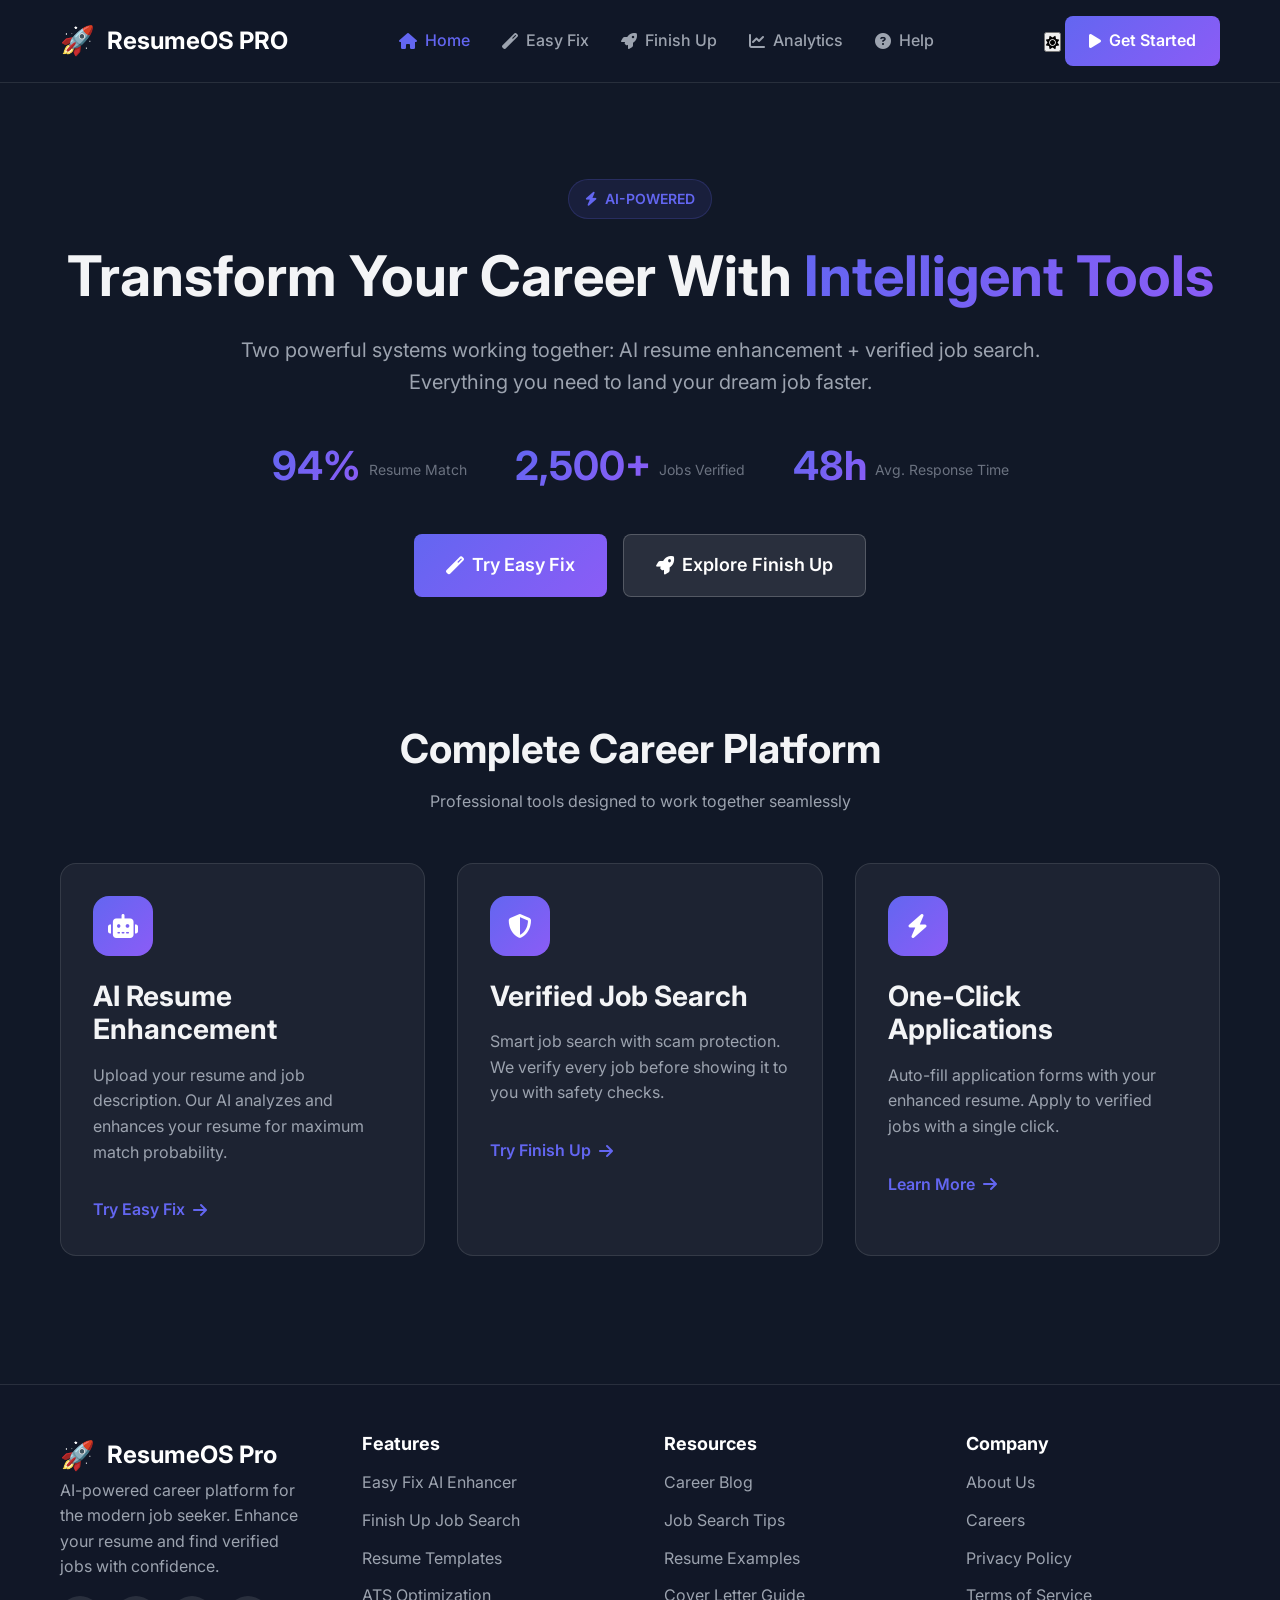
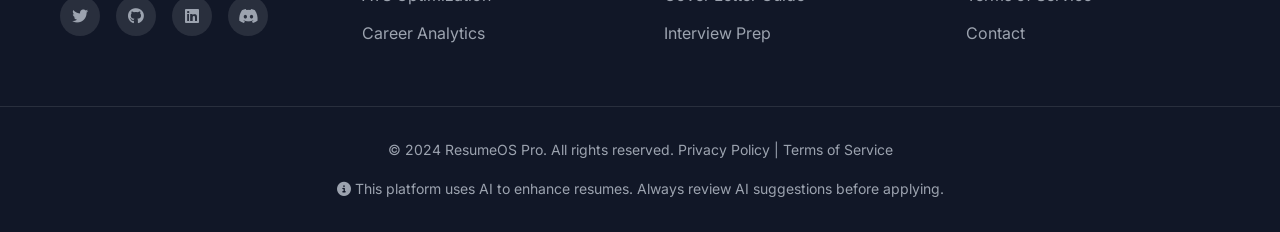
<file: index.html>
<!DOCTYPE html>
<html lang="en">
<head>
    <meta charset="UTF-8">
    <meta name="viewport" content="width=device-width, initial-scale=1.0">
    <title>ResumeOS Pro | AI Career Platform</title>
    <link rel="stylesheet" href="styles/fonts.css">
    <link rel="stylesheet" href="styles/style.css">
    <link rel="stylesheet" href="https://cdnjs.cloudflare.com/ajax/libs/font-awesome/6.4.0/css/all.min.css">
    <link rel="icon" href="data:image/svg+xml,<svg xmlns=%22http://www.w3.org/2000/svg%22 viewBox=%220 0 100 100%22><text y=%22.9em%22 font-size=%2290%22>🚀</text></svg>">
</head>
<body>
    <div id="navbar"></div>
    
    <main class="container">
        <section class="hero">
            <div class="hero-badge">
                <i class="fas fa-bolt"></i>
                AI-POWERED
            </div>
            <h1 class="hero-title">
                Transform Your Career With
                <span class="gradient-text">Intelligent Tools</span>
            </h1>
            <p class="hero-subtitle">
                Two powerful systems working together: AI resume enhancement + verified job search.
                Everything you need to land your dream job faster.
            </p>
            
            <div class="hero-stats">
                <div class="stat">
                    <div class="stat-number">94%</div>
                    <div class="stat-label">Resume Match</div>
                </div>
                <div class="stat">
                    <div class="stat-number">2,500+</div>
                    <div class="stat-label">Jobs Verified</div>
                </div>
                <div class="stat">
                    <div class="stat-number">48h</div>
                    <div class="stat-label">Avg. Response Time</div>
                </div>
            </div>
            
            <div class="hero-actions">
                <a href="easy-fix.html" class="btn btn-primary btn-lg">
                    <i class="fas fa-magic"></i>
                    Try Easy Fix
                </a>
                <a href="finish-up.html" class="btn btn-secondary btn-lg">
                    <i class="fas fa-rocket"></i>
                    Explore Finish Up
                </a>
            </div>
        </section>
        
        <section class="features">
            <h2 class="section-title">Complete Career Platform</h2>
            <p class="section-subtitle">Professional tools designed to work together seamlessly</p>
            
            <div class="features-grid">
                <div class="feature-card">
                    <div class="feature-icon">
                        <i class="fas fa-robot"></i>
                    </div>
                    <h3>AI Resume Enhancement</h3>
                    <p>Upload your resume and job description. Our AI analyzes and enhances your resume for maximum match probability.</p>
                    <a href="easy-fix.html" class="feature-link">
                        Try Easy Fix <i class="fas fa-arrow-right"></i>
                    </a>
                </div>
                
                <div class="feature-card">
                    <div class="feature-icon">
                        <i class="fas fa-shield-alt"></i>
                    </div>
                    <h3>Verified Job Search</h3>
                    <p>Smart job search with scam protection. We verify every job before showing it to you with safety checks.</p>
                    <a href="finish-up.html" class="feature-link">
                        Try Finish Up <i class="fas fa-arrow-right"></i>
                    </a>
                </div>
                
                <div class="feature-card">
                    <div class="feature-icon">
                        <i class="fas fa-bolt"></i>
                    </div>
                    <h3>One-Click Applications</h3>
                    <p>Auto-fill application forms with your enhanced resume. Apply to verified jobs with a single click.</p>
                    <a href="finish-up.html" class="feature-link">
                        Learn More <i class="fas fa-arrow-right"></i>
                    </a>
                </div>
            </div>
        </section>
    </main>
    
    <div id="footer"></div>
    
    <script src="scripts/components.js"></script>
    <script>
        document.addEventListener('DOMContentLoaded', function() {
            loadComponent('navbar', 'components/navbar.html');
            loadComponent('footer', 'components/footer.html');
        });
    </script>
</body>
</html>
</file>
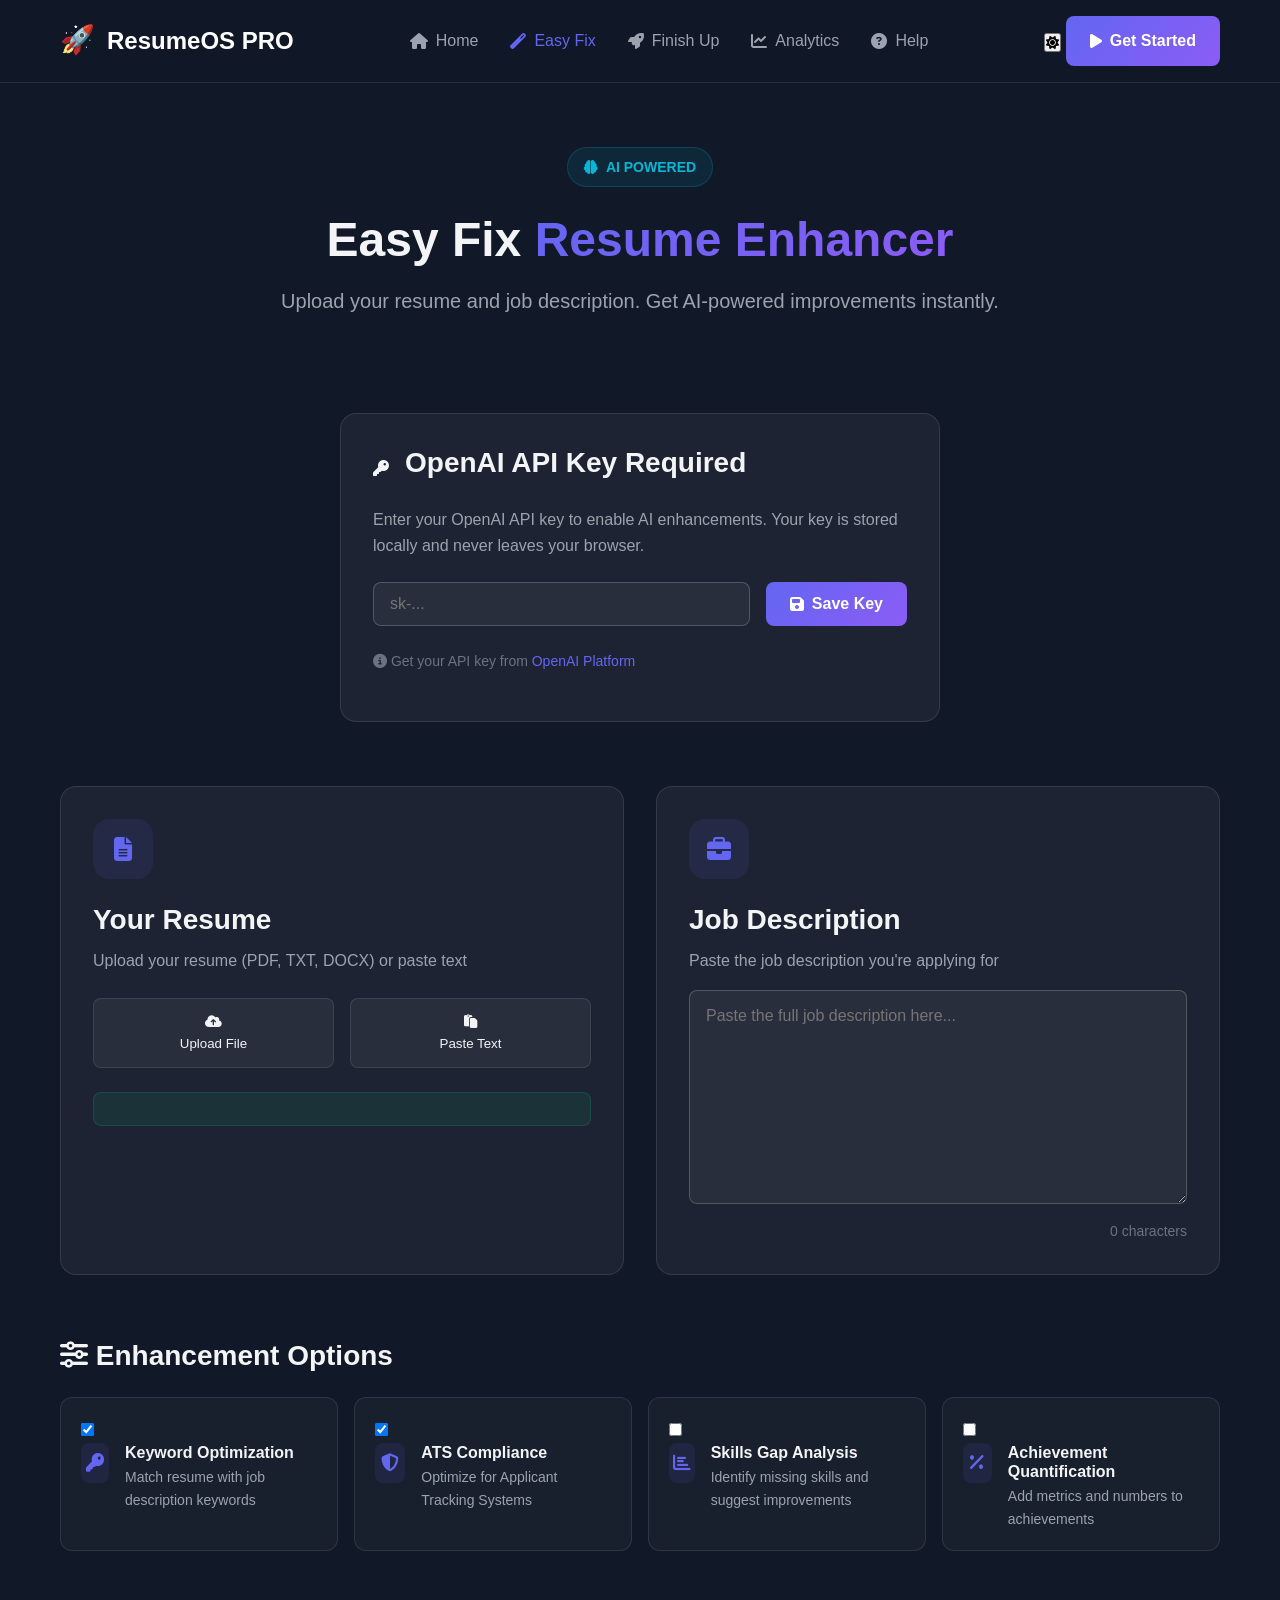
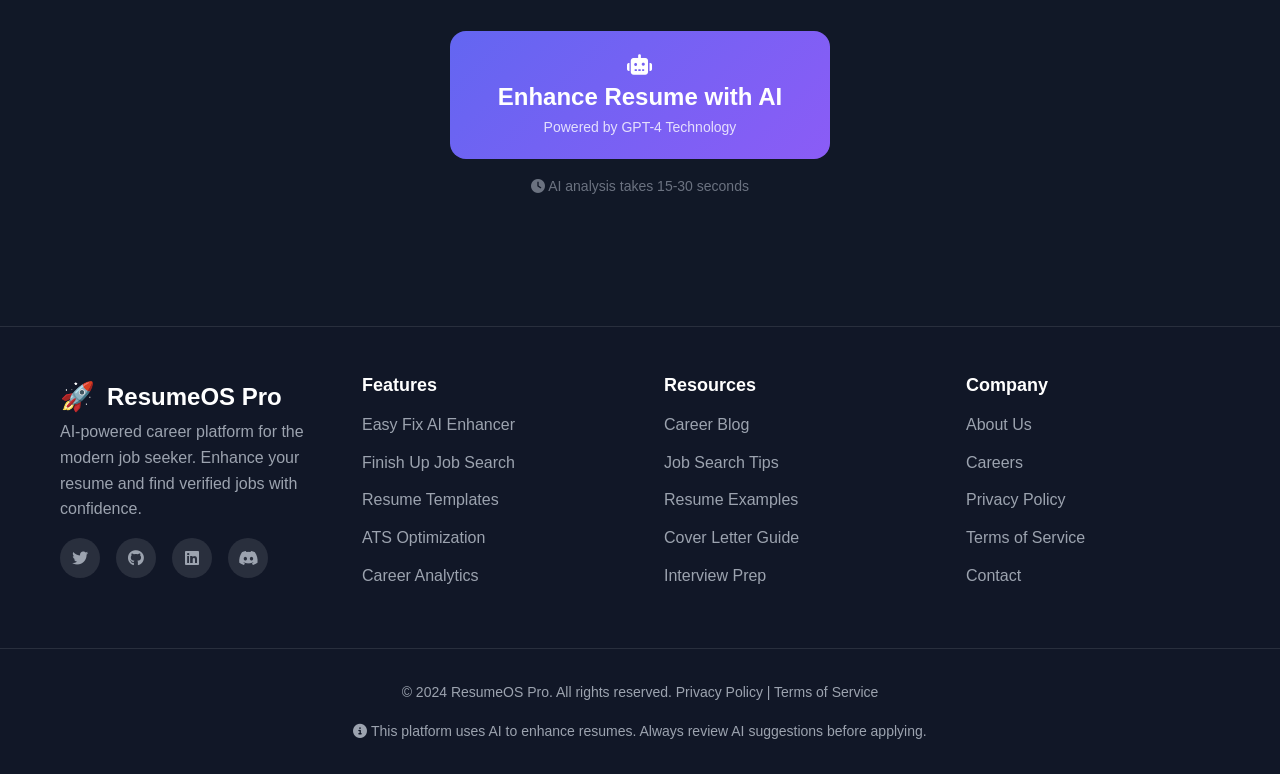
<file: easy-fix.html>
<!DOCTYPE html>
<html lang="en">
<head>
    <meta charset="UTF-8">
    <meta name="viewport" content="width=device-width, initial-scale=1.0">
    <title>Easy Fix - AI Resume Enhancer | ResumeOS Pro</title>
    <link rel="stylesheet" href="styles/style.css">
    <link rel="stylesheet" href="https://cdnjs.cloudflare.com/ajax/libs/font-awesome/6.4.0/css/all.min.css">
</head>
<body>
    <div id="navbar"></div>
    
    <main class="container">
        <div class="page-header">
            <div class="ai-badge">
                <i class="fas fa-brain"></i>
                AI POWERED
            </div>
            <h1>Easy Fix <span class="gradient-text">Resume Enhancer</span></h1>
            <p class="page-subtitle">Upload your resume and job description. Get AI-powered improvements instantly.</p>
        </div>
        
        <!-- API Key Setup -->
        <div class="api-section" id="apiSection">
            <div class="api-card">
                <div class="api-header">
                    <i class="fas fa-key"></i>
                    <h3>OpenAI API Key Required</h3>
                </div>
                <p>Enter your OpenAI API key to enable AI enhancements. Your key is stored locally and never leaves your browser.</p>
                <div class="api-input-group">
                    <input type="password" id="apiKey" placeholder="sk-..." class="api-input">
                    <button onclick="saveAPIKey()" class="btn btn-primary">
                        <i class="fas fa-save"></i> Save Key
                    </button>
                </div>
                <p class="small-text">
                    <i class="fas fa-info-circle"></i>
                    Get your API key from <a href="https://platform.openai.com/api-keys" target="_blank">OpenAI Platform</a>
                </p>
            </div>
        </div>
        
        <!-- Upload Section -->
        <div class="upload-section">
            <div class="upload-grid">
                <div class="upload-card" id="resumeUpload">
                    <div class="upload-icon">
                        <i class="fas fa-file-alt"></i>
                    </div>
                    <h3>Your Resume</h3>
                    <p>Upload your resume (PDF, TXT, DOCX) or paste text</p>
                    
                    <div class="upload-options">
                        <button class="upload-option-btn" onclick="document.getElementById('fileInput').click()">
                            <i class="fas fa-cloud-upload-alt"></i> Upload File
                        </button>
                        <button class="upload-option-btn" onclick="showTextInput()">
                            <i class="fas fa-paste"></i> Paste Text
                        </button>
                    </div>
                    
                    <input type="file" id="fileInput" accept=".pdf,.txt,.docx" hidden>
                    
                    <div id="fileInfo" class="file-info"></div>
                    
                    <div id="textInputContainer" class="text-input-container" style="display: none;">
                        <textarea id="resumeText" placeholder="Paste your resume text here..." rows="6"></textarea>
                        <button class="btn btn-small" onclick="useTextResume()">Use This Text</button>
                    </div>
                </div>
                
                <div class="upload-card">
                    <div class="upload-icon">
                        <i class="fas fa-briefcase"></i>
                    </div>
                    <h3>Job Description</h3>
                    <p>Paste the job description you're applying for</p>
                    
                    <textarea id="jobDescription" placeholder="Paste the full job description here..." rows="10"></textarea>
                    
                    <div class="char-counter">
                        <span id="charCount">0</span> characters
                    </div>
                </div>
            </div>
        </div>
        
        <!-- Enhancement Options -->
        <div class="options-section">
            <h3><i class="fas fa-sliders-h"></i> Enhancement Options</h3>
            <div class="options-grid">
                <label class="option-item">
                    <input type="checkbox" id="optKeywords" checked>
                    <div class="option-content">
                        <div class="option-icon">
                            <i class="fas fa-key"></i>
                        </div>
                        <div class="option-text">
                            <h4>Keyword Optimization</h4>
                            <p>Match resume with job description keywords</p>
                        </div>
                    </div>
                </label>
                
                <label class="option-item">
                    <input type="checkbox" id="optATS" checked>
                    <div class="option-content">
                        <div class="option-icon">
                            <i class="fas fa-shield-alt"></i>
                        </div>
                        <div class="option-text">
                            <h4>ATS Compliance</h4>
                            <p>Optimize for Applicant Tracking Systems</p>
                        </div>
                    </div>
                </label>
                
                <label class="option-item">
                    <input type="checkbox" id="optSkills">
                    <div class="option-content">
                        <div class="option-icon">
                            <i class="fas fa-chart-bar"></i>
                        </div>
                        <div class="option-text">
                            <h4>Skills Gap Analysis</h4>
                            <p>Identify missing skills and suggest improvements</p>
                        </div>
                    </div>
                </label>
                
                <label class="option-item">
                    <input type="checkbox" id="optQuantify">
                    <div class="option-content">
                        <div class="option-icon">
                            <i class="fas fa-percentage"></i>
                        </div>
                        <div class="option-text">
                            <h4>Achievement Quantification</h4>
                            <p>Add metrics and numbers to achievements</p>
                        </div>
                    </div>
                </label>
            </div>
        </div>
        
        <!-- Analyze Button -->
        <div class="analyze-section">
            <button class="analyze-btn" id="analyzeBtn" onclick="enhanceResume()">
                <i class="fas fa-robot"></i>
                <span class="btn-text">Enhance Resume with AI</span>
                <span class="btn-subtext">Powered by GPT-4 Technology</span>
            </button>
            <p class="analyze-note">
                <i class="fas fa-clock"></i> AI analysis takes 15-30 seconds
            </p>
        </div>
        
        <!-- Results Section -->
        <div class="results-section" id="resultsSection" style="display: none;">
            <div class="results-header">
                <h2><i class="fas fa-chart-line"></i> Enhancement Results</h2>
                <div class="results-actions">
                    <button class="btn btn-secondary" onclick="resetForm()">
                        <i class="fas fa-redo"></i> Try Another
                    </button>
                    <button class="btn btn-primary" onclick="downloadResults()">
                        <i class="fas fa-download"></i> Export Results
                    </button>
                </div>
            </div>
            
            <div class="match-score-display">
                <div class="score-card">
                    <div class="score-circle" id="scoreCircle">
                        <span class="score-value" id="matchScore">0%</span>
                    </div>
                    <div class="score-details">
                        <h3>Overall Match Score</h3>
                        <p id="matchFeedback">Analyzing your resume against job description...</p>
                    </div>
                </div>
            </div>
            
            <div class="suggestions-container">
                <h3><i class="fas fa-lightbulb"></i> AI Enhancement Suggestions</h3>
                <div id="suggestionsList" class="suggestions-list">
                    <!-- Suggestions will appear here -->
                </div>
            </div>
            
            <div class="enhanced-preview">
                <h3><i class="fas fa-eye"></i> Enhanced Resume Preview</h3>
                <div class="preview-content" id="previewContent">
                    <!-- Enhanced content will appear here -->
                </div>
            </div>
            
            <div class="next-step">
                <h3>Ready to apply?</h3>
                <p>Take your enhanced resume to the next level with verified job opportunities</p>
                <a href="finish-up.html" class="btn btn-primary btn-lg">
                    <i class="fas fa-rocket"></i> Go to Finish Up
                </a>
            </div>
        </div>
    </main>
    
    <div id="footer"></div>
    
    <script src="scripts/storage.js"></script>
    <script src="scripts/openai-client.js"></script>
    <script src="scripts/easy-fix.js"></script>
    <script src="scripts/components.js"></script>
    
    <script>
        document.addEventListener('DOMContentLoaded', function() {
            loadComponent('navbar', 'components/navbar.html');
            loadComponent('footer', 'components/footer.html');
            
            // Check for saved API key
            const savedKey = getItem('openai_key');
            if (savedKey) {
                document.getElementById('apiSection').style.display = 'none';
            }
            
            // Character counter for job description
            document.getElementById('jobDescription').addEventListener('input', function() {
                document.getElementById('charCount').textContent = this.value.length;
            });
            
            // File upload handling
            document.getElementById('fileInput').addEventListener('change', handleFileUpload);
        });
    </script>
</body>
</html>
</file>
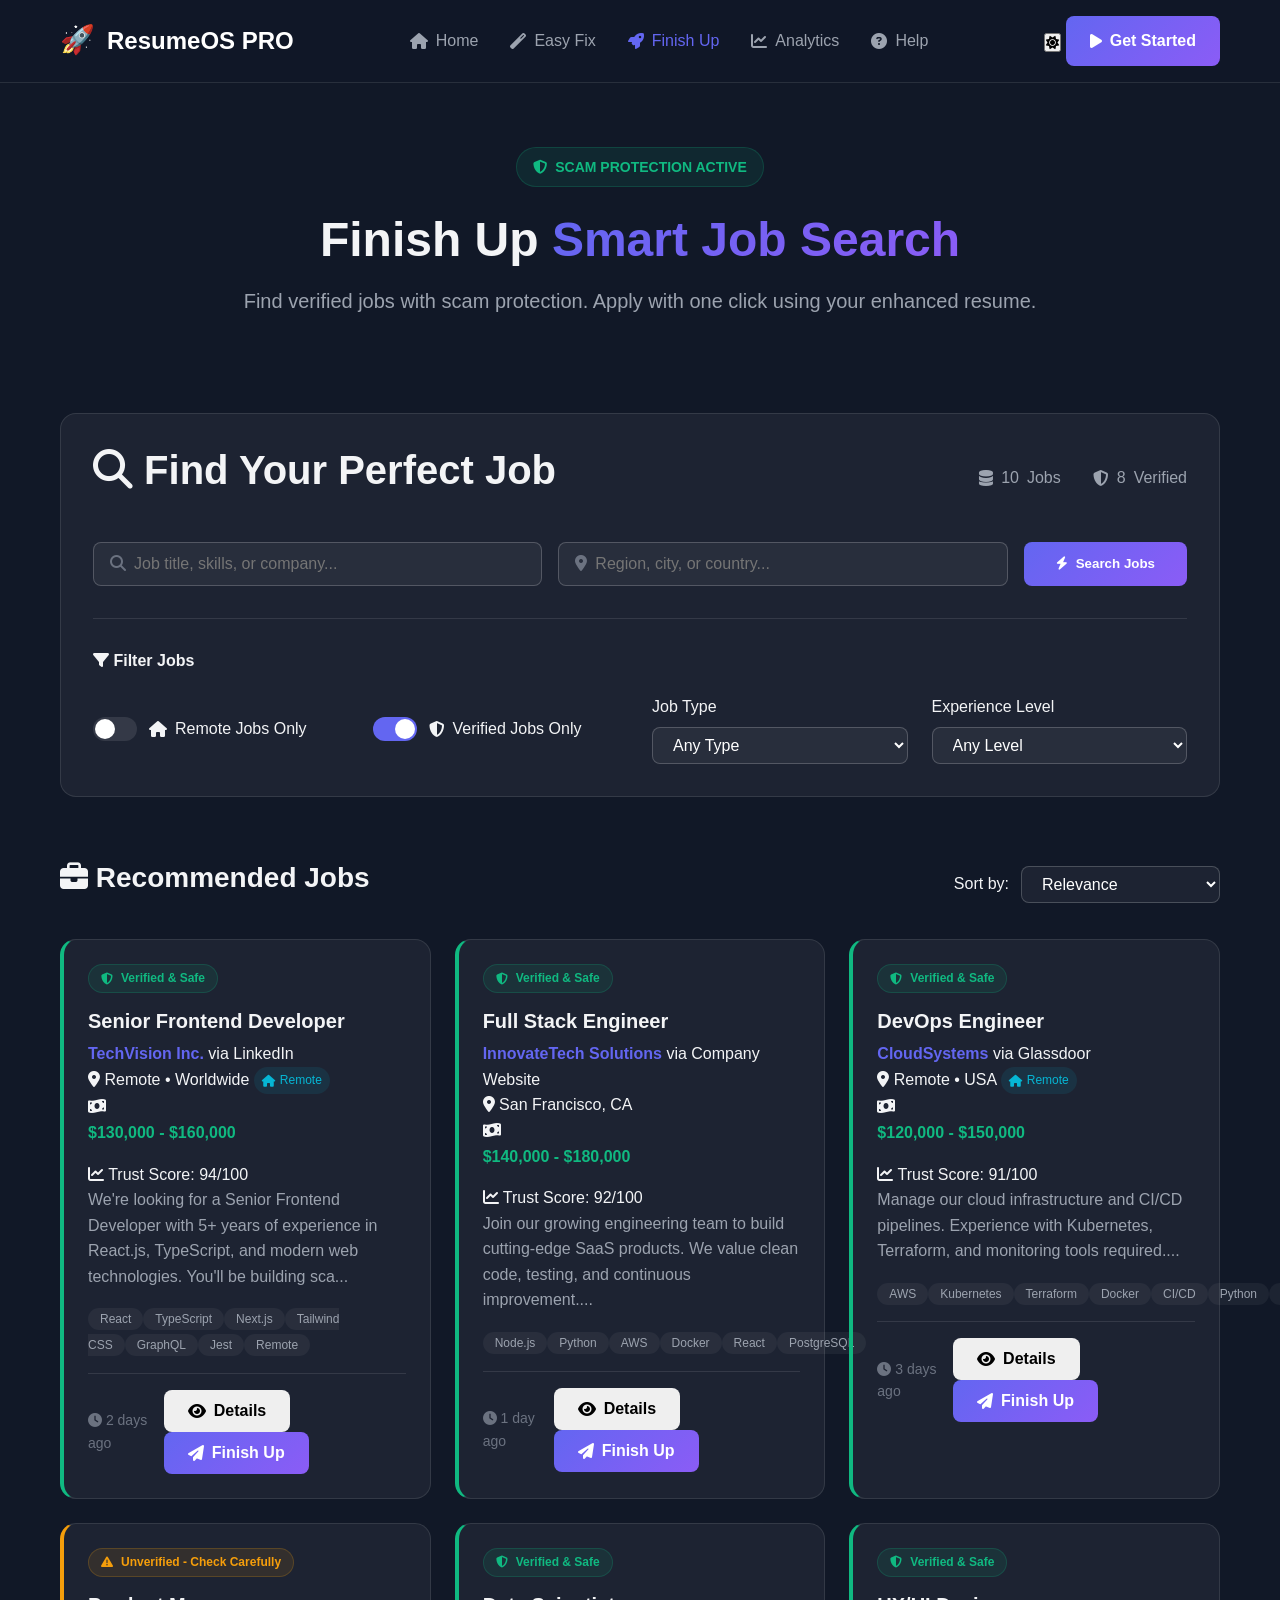
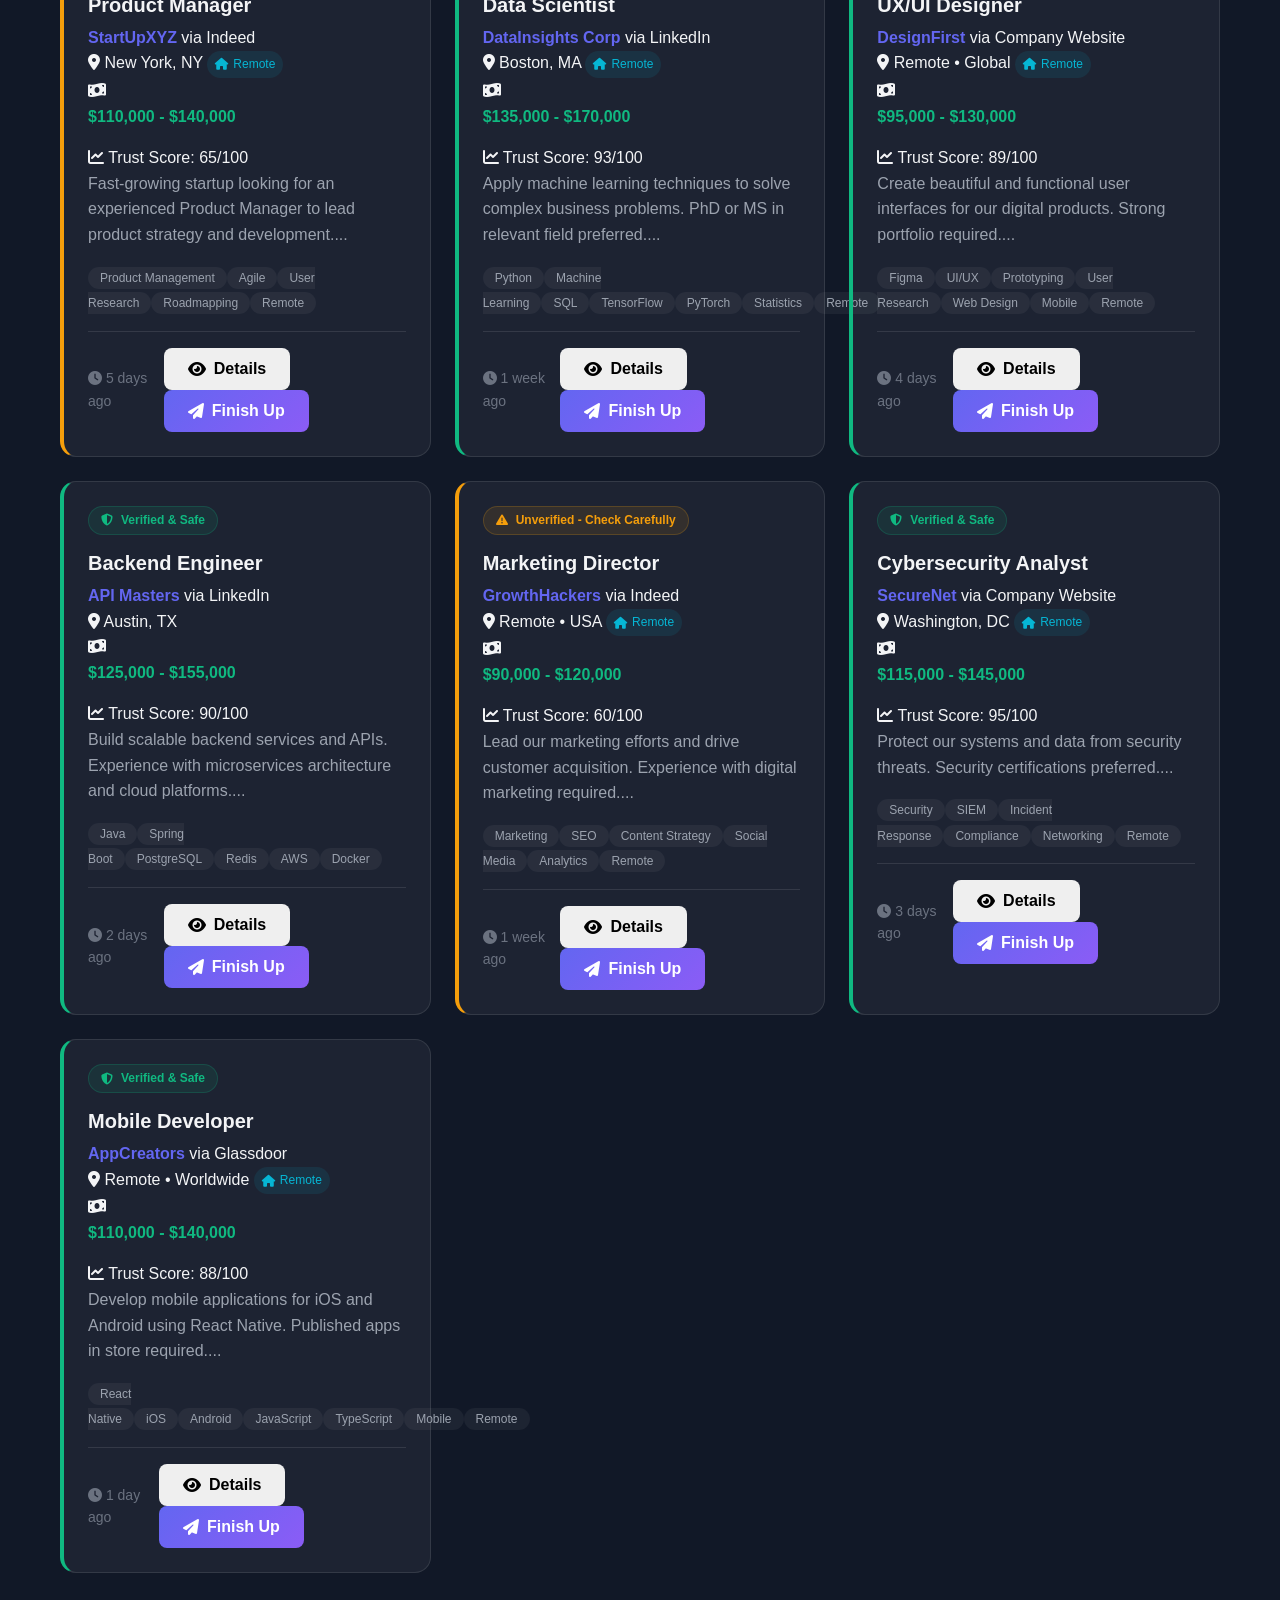
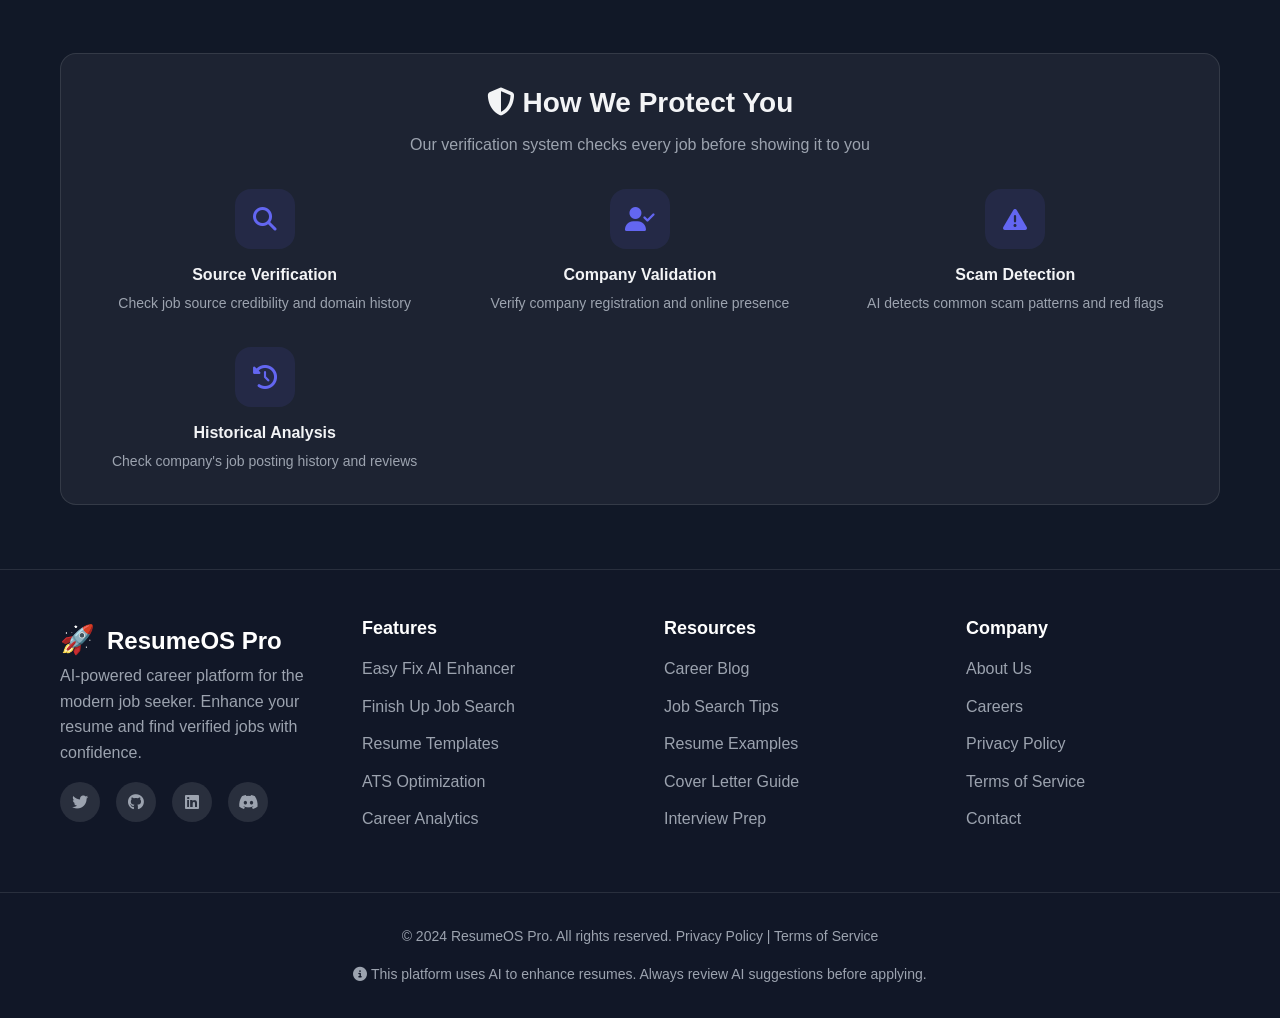
<file: finish-up.html>
<!DOCTYPE html>
<html lang="en">
<head>
    <meta charset="UTF-8">
    <meta name="viewport" content="width=device-width, initial-scale=1.0">
    <title>Finish Up - Smart Job Search | ResumeOS Pro</title>
    <link rel="stylesheet" href="styles/style.css">
    <link rel="stylesheet" href="https://cdnjs.cloudflare.com/ajax/libs/font-awesome/6.4.0/css/all.min.css">
</head>
<body>
    <div id="navbar"></div>
    
    <main class="container">
        <div class="page-header">
            <div class="safety-badge">
                <i class="fas fa-shield-alt"></i>
                SCAM PROTECTION ACTIVE
            </div>
            <h1>Finish Up <span class="gradient-text">Smart Job Search</span></h1>
            <p class="page-subtitle">Find verified jobs with scam protection. Apply with one click using your enhanced resume.</p>
        </div>
        
        <!-- Search Section -->
        <div class="search-section">
            <div class="search-card">
                <div class="search-header">
                    <h2><i class="fas fa-search"></i> Find Your Perfect Job</h2>
                    <div class="search-stats">
                        <span class="stat">
                            <i class="fas fa-database"></i>
                            <span id="totalJobs">1,250</span> Jobs
                        </span>
                        <span class="stat">
                            <i class="fas fa-shield-alt"></i>
                            <span id="verifiedJobs">980</span> Verified
                        </span>
                    </div>
                </div>
                
                <!-- Search Bar -->
                <div class="search-bar">
                    <div class="search-input-group">
                        <div class="search-icon">
                            <i class="fas fa-search"></i>
                        </div>
                        <input type="text" id="searchInput" placeholder="Job title, skills, or company...">
                    </div>
                    
                    <div class="search-input-group">
                        <div class="search-icon">
                            <i class="fas fa-map-marker-alt"></i>
                        </div>
                        <input type="text" id="locationInput" placeholder="Region, city, or country...">
                    </div>
                    
                    <button class="search-btn" onclick="searchJobs()">
                        <i class="fas fa-bolt"></i> Search Jobs
                    </button>
                </div>
                
                <!-- Filters -->
                <div class="filters-section">
                    <h4><i class="fas fa-filter"></i> Filter Jobs</h4>
                    <div class="filters-grid">
                        <label class="filter-toggle">
                            <input type="checkbox" id="remoteOnly">
                            <span class="toggle-slider"></span>
                            <span class="filter-label">
                                <i class="fas fa-home"></i> Remote Jobs Only
                            </span>
                        </label>
                        
                        <label class="filter-toggle">
                            <input type="checkbox" id="verifiedOnly" checked>
                            <span class="toggle-slider"></span>
                            <span class="filter-label">
                                <i class="fas fa-shield-alt"></i> Verified Jobs Only
                            </span>
                        </label>
                        
                        <div class="filter-select-group">
                            <label>Job Type</label>
                            <select id="jobType" class="filter-select">
                                <option value="">Any Type</option>
                                <option value="fulltime">Full-time</option>
                                <option value="parttime">Part-time</option>
                                <option value="contract">Contract</option>
                                <option value="remote">Remote</option>
                            </select>
                        </div>
                        
                        <div class="filter-select-group">
                            <label>Experience Level</label>
                            <select id="experienceLevel" class="filter-select">
                                <option value="">Any Level</option>
                                <option value="entry">Entry Level</option>
                                <option value="mid">Mid Level (2-5 yrs)</option>
                                <option value="senior">Senior (5+ yrs)</option>
                            </select>
                        </div>
                    </div>
                </div>
            </div>
        </div>
        
        <!-- Job Results -->
        <div class="jobs-section">
            <div class="jobs-header">
                <h3><i class="fas fa-briefcase"></i> Recommended Jobs</h3>
                <div class="jobs-sort">
                    <span>Sort by:</span>
                    <select id="sortBy" onchange="searchJobs()">
                        <option value="relevance">Relevance</option>
                        <option value="date">Newest</option>
                        <option value="salary">Salary (High to Low)</option>
                    </select>
                </div>
            </div>
            
            <div class="jobs-container" id="jobsContainer">
                <!-- Jobs will be loaded here -->
                <div class="loading-jobs">
                    <i class="fas fa-spinner fa-spin"></i>
                    <p>Loading verified jobs...</p>
                </div>
            </div>
            
            <div class="no-results" id="noResults" style="display: none;">
                <i class="fas fa-search"></i>
                <h3>No jobs match your search</h3>
                <p>Try adjusting your filters or search terms</p>
                <button class="btn btn-secondary" onclick="resetFilters()">
                    <i class="fas fa-redo"></i> Reset Filters
                </button>
            </div>
        </div>
        
        <!-- Application Manager -->
        <div class="application-manager" id="applicationManager" style="display: none;">
            <div class="app-manager-header">
                <h3><i class="fas fa-paper-plane"></i> Application Manager</h3>
                <button class="close-btn" onclick="closeApplicationManager()">
                    <i class="fas fa-times"></i>
                </button>
            </div>
            
            <div class="app-steps">
                <div class="step active">
                    <div class="step-number">1</div>
                    <div class="step-info">
                        <h4>Resume Selection</h4>
                        <p>Choose enhanced resume</p>
                    </div>
                    <div class="step-status">
                        <i class="fas fa-check"></i>
                    </div>
                </div>
                
                <div class="step">
                    <div class="step-number">2</div>
                    <div class="step-info">
                        <h4>Application Form</h4>
                        <p>Auto-fill information</p>
                    </div>
                    <div class="step-status">
                        <i class="fas fa-spinner fa-spin"></i>
                    </div>
                </div>
                
                <div class="step">
                    <div class="step-number">3</div>
                    <div class="step-info">
                        <h4>Review & Submit</h4>
                        <p>Final check and apply</p>
                    </div>
                    <div class="step-status">
                        <i class="fas fa-clock"></i>
                    </div>
                </div>
            </div>
            
            <div class="app-form" id="appForm">
                <!-- Application form will be loaded here -->
            </div>
        </div>
        
        <!-- Safety Information -->
        <div class="safety-info">
            <div class="safety-header">
                <h3><i class="fas fa-shield-alt"></i> How We Protect You</h3>
                <p>Our verification system checks every job before showing it to you</p>
            </div>
            
            <div class="safety-grid">
                <div class="safety-item">
                    <div class="safety-icon">
                        <i class="fas fa-search"></i>
                    </div>
                    <h4>Source Verification</h4>
                    <p>Check job source credibility and domain history</p>
                </div>
                
                <div class="safety-item">
                    <div class="safety-icon">
                        <i class="fas fa-user-check"></i>
                    </div>
                    <h4>Company Validation</h4>
                    <p>Verify company registration and online presence</p>
                </div>
                
                <div class="safety-item">
                    <div class="safety-icon">
                        <i class="fas fa-exclamation-triangle"></i>
                    </div>
                    <h4>Scam Detection</h4>
                    <p>AI detects common scam patterns and red flags</p>
                </div>
                
                <div class="safety-item">
                    <div class="safety-icon">
                        <i class="fas fa-history"></i>
                    </div>
                    <h4>Historical Analysis</h4>
                    <p>Check company's job posting history and reviews</p>
                </div>
            </div>
        </div>
    </main>
    
    <div id="footer"></div>
    
    <script src="scripts/storage.js"></script>
    <script src="scripts/finish-up.js"></script>
    <script src="scripts/components.js"></script>
    
    <script>
        document.addEventListener('DOMContentLoaded', function() {
            loadComponent('navbar', 'components/navbar.html');
            loadComponent('footer', 'components/footer.html');
            loadJobs(); // Initial load
        });
    </script>
</body>
</html>
</file>
<file: styles/fonts.css>
/* Font imports and typography base */
@import url('https://fonts.googleapis.com/css2?family=Inter:wght@300;400;500;600;700;800&display=swap');

* {
    font-family: 'Inter', -apple-system, BlinkMacSystemFont, 'Segoe UI', Roboto, Oxygen, Ubuntu, sans-serif;
}

h1, h2, h3, h4, h5, h6 {
    font-weight: 700;
    line-height: 1.2;
}

body {
    font-weight: 400;
    font-size: 16px;
    line-height: 1.6;
}

.small-text {
    font-size: 0.875rem;
    line-height: 1.4;
}
</file>
<file: styles/style.css>
/* ===== RESET & BASE ===== */
:root {
    --primary: #6366f1;
    --primary-dark: #4f46e5;
    --secondary: #8b5cf6;
    --accent: #06b6d4;
    --success: #10b981;
    --warning: #f59e0b;
    --danger: #ef4444;
    --dark: #111827;
    --dark-light: #1f2937;
    --gray: #6b7280;
    --gray-light: #9ca3af;
    --light: #f3f4f6;
    --white: #ffffff;
    --gradient: linear-gradient(135deg, #6366f1, #8b5cf6);
    --gradient-dark: linear-gradient(135deg, #111827, #1f2937);
}

* {
    margin: 0;
    padding: 0;
    box-sizing: border-box;
}

html {
    scroll-behavior: smooth;
}

body {
    font-family: 'Inter', -apple-system, BlinkMacSystemFont, sans-serif;
    background: var(--dark);
    color: var(--light);
    line-height: 1.6;
    min-height: 100vh;
}

.container {
    max-width: 1200px;
    margin: 0 auto;
    padding: 0 20px;
}

/* ===== TYPOGRAPHY ===== */
h1, h2, h3, h4 {
    font-weight: 700;
    line-height: 1.2;
}

h1 {
    font-size: 3rem;
    margin-bottom: 1rem;
}

h2 {
    font-size: 2.5rem;
    margin-bottom: 1rem;
}

h3 {
    font-size: 1.75rem;
    margin-bottom: 0.75rem;
}

p {
    margin-bottom: 1rem;
    color: var(--gray-light);
}

.gradient-text {
    background: var(--gradient);
    -webkit-background-clip: text;
    background-clip: text;
    -webkit-text-fill-color: transparent;
}

/* ===== BUTTONS ===== */
.btn {
    display: inline-flex;
    align-items: center;
    justify-content: center;
    padding: 0.75rem 1.5rem;
    border-radius: 0.5rem;
    font-weight: 600;
    font-size: 1rem;
    border: none;
    cursor: pointer;
    transition: all 0.3s ease;
    text-decoration: none;
    gap: 0.5rem;
}

.btn-primary {
    background: var(--gradient);
    color: var(--white);
}

.btn-primary:hover {
    transform: translateY(-2px);
    box-shadow: 0 10px 20px rgba(99, 102, 241, 0.3);
}

.btn-secondary {
    background: rgba(255, 255, 255, 0.1);
    color: var(--white);
    border: 1px solid rgba(255, 255, 255, 0.2);
}

.btn-secondary:hover {
    background: rgba(255, 255, 255, 0.15);
    transform: translateY(-2px);
}

.btn-lg {
    padding: 1rem 2rem;
    font-size: 1.125rem;
}

/* ===== BADGES ===== */
.ai-badge, .safety-badge, .hero-badge {
    display: inline-flex;
    align-items: center;
    gap: 0.5rem;
    padding: 0.5rem 1rem;
    border-radius: 2rem;
    font-size: 0.875rem;
    font-weight: 600;
    margin-bottom: 1.5rem;
}

.ai-badge {
    background: rgba(6, 182, 212, 0.1);
    color: var(--accent);
    border: 1px solid rgba(6, 182, 212, 0.2);
}

.safety-badge {
    background: rgba(16, 185, 129, 0.1);
    color: var(--success);
    border: 1px solid rgba(16, 185, 129, 0.2);
}

.hero-badge {
    background: rgba(99, 102, 241, 0.1);
    color: var(--primary);
    border: 1px solid rgba(99, 102, 241, 0.2);
}

/* ===== NAVBAR ===== */
.navbar {
    position: sticky;
    top: 0;
    background: rgba(17, 24, 39, 0.95);
    backdrop-filter: blur(10px);
    border-bottom: 1px solid rgba(255, 255, 255, 0.1);
    z-index: 1000;
    padding: 1rem 0;
}

.nav-container {
    max-width: 1200px;
    margin: 0 auto;
    padding: 0 20px;
    display: flex;
    justify-content: space-between;
    align-items: center;
}

.logo {
    display: flex;
    align-items: center;
    gap: 0.75rem;
    text-decoration: none;
    color: var(--white);
    font-size: 1.5rem;
    font-weight: 700;
}

.logo-icon {
    font-size: 1.75rem;
}

.nav-links {
    display: flex;
    gap: 2rem;
    align-items: center;
}

.nav-link {
    color: var(--gray-light);
    text-decoration: none;
    font-weight: 500;
    transition: color 0.3s ease;
    display: flex;
    align-items: center;
    gap: 0.5rem;
}

.nav-link:hover {
    color: var(--white);
}

.nav-link.active {
    color: var(--primary);
}

/* ===== HERO SECTION ===== */
.hero {
    padding: 6rem 0 4rem;
    text-align: center;
}

.hero-title {
    font-size: 3.5rem;
    margin-bottom: 1.5rem;
}

.hero-subtitle {
    font-size: 1.25rem;
    max-width: 800px;
    margin: 0 auto 3rem;
}

.hero-stats {
    display: flex;
    justify-content: center;
    gap: 3rem;
    margin: 3rem 0;
}

.stat {
    text-align: center;
}

.stat-number {
    font-size: 2.5rem;
    font-weight: 700;
    background: var(--gradient);
    -webkit-background-clip: text;
    background-clip: text;
    -webkit-text-fill-color: transparent;
    line-height: 1;
}

.stat-label {
    color: var(--gray);
    font-size: 0.875rem;
    margin-top: 0.5rem;
}

.hero-actions {
    display: flex;
    gap: 1rem;
    justify-content: center;
    margin-top: 2rem;
}

/* ===== FEATURES ===== */
.features {
    padding: 4rem 0;
}

.section-title {
    text-align: center;
    margin-bottom: 1rem;
}

.section-subtitle {
    text-align: center;
    margin-bottom: 3rem;
    color: var(--gray-light);
}

.features-grid {
    display: grid;
    grid-template-columns: repeat(auto-fit, minmax(300px, 1fr));
    gap: 2rem;
}

.feature-card {
    background: rgba(255, 255, 255, 0.05);
    border: 1px solid rgba(255, 255, 255, 0.1);
    border-radius: 1rem;
    padding: 2rem;
    transition: all 0.3s ease;
}

.feature-card:hover {
    transform: translateY(-5px);
    border-color: var(--primary);
    box-shadow: 0 20px 40px rgba(0, 0, 0, 0.3);
}

.feature-icon {
    width: 60px;
    height: 60px;
    background: var(--gradient);
    border-radius: 1rem;
    display: flex;
    align-items: center;
    justify-content: center;
    margin-bottom: 1.5rem;
    font-size: 1.5rem;
    color: var(--white);
}

.feature-card h3 {
    margin-bottom: 1rem;
}

.feature-link {
    color: var(--primary);
    text-decoration: none;
    font-weight: 600;
    display: inline-flex;
    align-items: center;
    gap: 0.5rem;
    margin-top: 1rem;
}

/* ===== PAGE HEADER ===== */
.page-header {
    padding: 4rem 0 2rem;
    text-align: center;
}

.page-subtitle {
    font-size: 1.25rem;
    max-width: 800px;
    margin: 0 auto 2rem;
}

/* ===== API SECTION ===== */
.api-section {
    padding: 2rem 0;
}

.api-card {
    background: rgba(255, 255, 255, 0.05);
    border: 1px solid rgba(255, 255, 255, 0.1);
    border-radius: 1rem;
    padding: 2rem;
    max-width: 600px;
    margin: 0 auto;
}

.api-header {
    display: flex;
    align-items: center;
    gap: 1rem;
    margin-bottom: 1rem;
}

.api-input-group {
    display: flex;
    gap: 1rem;
    margin: 1.5rem 0;
}

.api-input {
    flex: 1;
    padding: 0.75rem 1rem;
    background: rgba(255, 255, 255, 0.05);
    border: 1px solid rgba(255, 255, 255, 0.2);
    border-radius: 0.5rem;
    color: var(--white);
    font-size: 1rem;
}

.api-input:focus {
    outline: none;
    border-color: var(--primary);
}

.small-text {
    font-size: 0.875rem;
    color: var(--gray);
}

.small-text a {
    color: var(--primary);
    text-decoration: none;
}

/* ===== UPLOAD SECTION ===== */
.upload-section {
    padding: 2rem 0;
}

.upload-grid {
    display: grid;
    grid-template-columns: repeat(auto-fit, minmax(400px, 1fr));
    gap: 2rem;
}

.upload-card {
    background: rgba(255, 255, 255, 0.05);
    border: 1px solid rgba(255, 255, 255, 0.1);
    border-radius: 1rem;
    padding: 2rem;
}

.upload-icon {
    width: 60px;
    height: 60px;
    background: rgba(99, 102, 241, 0.1);
    border-radius: 1rem;
    display: flex;
    align-items: center;
    justify-content: center;
    margin-bottom: 1.5rem;
    font-size: 1.5rem;
    color: var(--primary);
}

.upload-options {
    display: flex;
    gap: 1rem;
    margin: 1.5rem 0;
}

.upload-option-btn {
    flex: 1;
    padding: 1rem;
    background: rgba(255, 255, 255, 0.05);
    border: 1px solid rgba(255, 255, 255, 0.1);
    border-radius: 0.5rem;
    color: var(--light);
    cursor: pointer;
    transition: all 0.3s ease;
    display: flex;
    flex-direction: column;
    align-items: center;
    gap: 0.5rem;
}

.upload-option-btn:hover {
    background: rgba(255, 255, 255, 0.1);
    border-color: var(--primary);
}

.file-info {
    margin: 1rem 0;
    padding: 1rem;
    background: rgba(16, 185, 129, 0.1);
    border: 1px solid rgba(16, 185, 129, 0.2);
    border-radius: 0.5rem;
    color: var(--success);
}

.text-input-container {
    margin-top: 1rem;
}

textarea {
    width: 100%;
    padding: 1rem;
    background: rgba(255, 255, 255, 0.05);
    border: 1px solid rgba(255, 255, 255, 0.2);
    border-radius: 0.5rem;
    color: var(--white);
    font-family: inherit;
    font-size: 1rem;
    resize: vertical;
}

textarea:focus {
    outline: none;
    border-color: var(--primary);
}

.char-counter {
    text-align: right;
    color: var(--gray);
    font-size: 0.875rem;
    margin-top: 0.5rem;
}

/* ===== OPTIONS SECTION ===== */
.options-section {
    padding: 2rem 0;
}

.options-grid {
    display: grid;
    grid-template-columns: repeat(auto-fit, minmax(250px, 1fr));
    gap: 1rem;
    margin-top: 1.5rem;
}

.option-item {
    background: rgba(255, 255, 255, 0.03);
    border: 1px solid rgba(255, 255, 255, 0.1);
    border-radius: 0.75rem;
    padding: 1.25rem;
    cursor: pointer;
    transition: all 0.3s ease;
}

.option-item:hover {
    border-color: var(--primary);
    transform: translateY(-2px);
}

.option-content {
    display: flex;
    gap: 1rem;
    align-items: flex-start;
}

.option-icon {
    width: 40px;
    height: 40px;
    background: rgba(99, 102, 241, 0.1);
    border-radius: 0.5rem;
    display: flex;
    align-items: center;
    justify-content: center;
    color: var(--primary);
    font-size: 1.125rem;
}

.option-text h4 {
    font-size: 1rem;
    margin-bottom: 0.25rem;
}

.option-text p {
    font-size: 0.875rem;
    color: var(--gray-light);
    margin: 0;
}

/* ===== ANALYZE BUTTON ===== */
.analyze-section {
    text-align: center;
    padding: 3rem 0;
}

.analyze-btn {
    background: var(--gradient);
    color: var(--white);
    border: none;
    border-radius: 1rem;
    padding: 1.5rem 3rem;
    font-size: 1.25rem;
    font-weight: 600;
    cursor: pointer;
    transition: all 0.3s ease;
    display: inline-flex;
    flex-direction: column;
    align-items: center;
    gap: 0.5rem;
    min-width: 300px;
}

.analyze-btn:hover {
    transform: translateY(-5px);
    box-shadow: 0 20px 40px rgba(99, 102, 241, 0.3);
}

.btn-text {
    font-size: 1.5rem;
}

.btn-subtext {
    font-size: 0.875rem;
    opacity: 0.8;
    font-weight: 400;
}

.analyze-note {
    margin-top: 1rem;
    color: var(--gray);
    font-size: 0.875rem;
}

/* ===== RESULTS SECTION ===== */
.results-section {
    background: rgba(255, 255, 255, 0.05);
    border: 1px solid rgba(255, 255, 255, 0.1);
    border-radius: 1rem;
    padding: 2rem;
    margin-top: 2rem;
}

.results-header {
    display: flex;
    justify-content: space-between;
    align-items: center;
    margin-bottom: 2rem;
    flex-wrap: wrap;
    gap: 1rem;
}

.match-score-display {
    background: rgba(255, 255, 255, 0.03);
    border: 1px solid rgba(255, 255, 255, 0.1);
    border-radius: 1rem;
    padding: 2rem;
    margin-bottom: 2rem;
}

.score-card {
    display: flex;
    align-items: center;
    gap: 2rem;
    flex-wrap: wrap;
}

.score-circle {
    width: 120px;
    height: 120px;
    background: conic-gradient(var(--success) 0%, var(--dark-light) 0%);
    border-radius: 50%;
    display: flex;
    align-items: center;
    justify-content: center;
    position: relative;
}

.score-circle::before {
    content: '';
    position: absolute;
    width: 90px;
    height: 90px;
    background: var(--dark-light);
    border-radius: 50%;
}

.score-value {
    position: relative;
    z-index: 1;
    font-size: 2rem;
    font-weight: 700;
}

.suggestions-container {
    background: rgba(255, 255, 255, 0.03);
    border: 1px solid rgba(255, 255, 255, 0.1);
    border-radius: 1rem;
    padding: 2rem;
    margin-bottom: 2rem;
}

.suggestions-list {
    display: flex;
    flex-direction: column;
    gap: 1rem;
    margin-top: 1.5rem;
}

.suggestion-item {
    background: rgba(255, 255, 255, 0.05);
    border: 1px solid rgba(255, 255, 255, 0.1);
    border-radius: 0.5rem;
    padding: 1rem;
    display: flex;
    align-items: center;
    gap: 1rem;
}

.suggestion-item::before {
    content: '✓';
    color: var(--success);
    font-weight: bold;
}

.enhanced-preview {
    background: rgba(255, 255, 255, 0.03);
    border: 1px solid rgba(255, 255, 255, 0.1);
    border-radius: 1rem;
    padding: 2rem;
    margin-bottom: 2rem;
}

.preview-content {
    margin-top: 1.5rem;
    padding: 1.5rem;
    background: rgba(255, 255, 255, 0.02);
    border: 1px solid rgba(255, 255, 255, 0.1);
    border-radius: 0.5rem;
    white-space: pre-wrap;
    line-height: 1.8;
}

.next-step {
    text-align: center;
    padding: 3rem;
    background: rgba(99, 102, 241, 0.1);
    border: 1px solid rgba(99, 102, 241, 0.2);
    border-radius: 1rem;
}

/* ===== SEARCH SECTION ===== */
.search-section {
    padding: 2rem 0;
}

.search-card {
    background: rgba(255, 255, 255, 0.05);
    border: 1px solid rgba(255, 255, 255, 0.1);
    border-radius: 1rem;
    padding: 2rem;
}

.search-header {
    display: flex;
    justify-content: space-between;
    align-items: center;
    margin-bottom: 2rem;
    flex-wrap: wrap;
    gap: 1rem;
}

.search-stats {
    display: flex;
    gap: 2rem;
}

.stat {
    display: flex;
    align-items: center;
    gap: 0.5rem;
    color: var(--gray-light);
}

.search-bar {
    display: grid;
    grid-template-columns: 1fr 1fr auto;
    gap: 1rem;
    margin-bottom: 2rem;
}

.search-input-group {
    display: flex;
    align-items: center;
    background: rgba(255, 255, 255, 0.05);
    border: 1px solid rgba(255, 255, 255, 0.2);
    border-radius: 0.5rem;
    padding: 0 1rem;
}

.search-icon {
    color: var(--gray);
    margin-right: 0.5rem;
}

.search-input-group input {
    flex: 1;
    padding: 0.75rem 0;
    background: transparent;
    border: none;
    color: var(--white);
    font-size: 1rem;
    min-width: 0;
}

.search-input-group input:focus {
    outline: none;
}

.search-btn {
    background: var(--gradient);
    color: var(--white);
    border: none;
    border-radius: 0.5rem;
    padding: 0 2rem;
    font-weight: 600;
    cursor: pointer;
    transition: all 0.3s ease;
    display: flex;
    align-items: center;
    gap: 0.5rem;
}

.search-btn:hover {
    transform: translateY(-2px);
    box-shadow: 0 10px 20px rgba(99, 102, 241, 0.3);
}

.filters-section {
    margin-top: 2rem;
    padding-top: 2rem;
    border-top: 1px solid rgba(255, 255, 255, 0.1);
}

.filters-grid {
    display: grid;
    grid-template-columns: repeat(auto-fit, minmax(200px, 1fr));
    gap: 1.5rem;
    margin-top: 1.5rem;
}

.filter-toggle {
    display: flex;
    align-items: center;
    gap: 0.75rem;
    cursor: pointer;
}

.toggle-slider {
    position: relative;
    width: 44px;
    height: 24px;
    background: rgba(255, 255, 255, 0.1);
    border-radius: 12px;
    transition: all 0.3s ease;
}

.toggle-slider::before {
    content: '';
    position: absolute;
    width: 20px;
    height: 20px;
    background: var(--white);
    border-radius: 50%;
    top: 2px;
    left: 2px;
    transition: all 0.3s ease;
}

.filter-toggle input {
    display: none;
}

.filter-toggle input:checked + .toggle-slider {
    background: var(--primary);
}

.filter-toggle input:checked + .toggle-slider::before {
    transform: translateX(20px);
}

.filter-label {
    display: flex;
    align-items: center;
    gap: 0.5rem;
}

.filter-select-group {
    display: flex;
    flex-direction: column;
    gap: 0.5rem;
}

.filter-select {
    padding: 0.5rem 1rem;
    background: rgba(255, 255, 255, 0.05);
    border: 1px solid rgba(255, 255, 255, 0.2);
    border-radius: 0.5rem;
    color: var(--white);
    font-size: 1rem;
    cursor: pointer;
}

.filter-select:focus {
    outline: none;
    border-color: var(--primary);
}

/* ===== JOBS SECTION ===== */
.jobs-section {
    padding: 2rem 0;
}

.jobs-header {
    display: flex;
    justify-content: space-between;
    align-items: center;
    margin-bottom: 2rem;
    flex-wrap: wrap;
    gap: 1rem;
}

.jobs-sort {
    display: flex;
    align-items: center;
    gap: 0.75rem;
}

.jobs-sort select {
    padding: 0.5rem 1rem;
    background: rgba(255, 255, 255, 0.05);
    border: 1px solid rgba(255, 255, 255, 0.2);
    border-radius: 0.5rem;
    color: var(--white);
    font-size: 1rem;
    cursor: pointer;
}

.jobs-container {
    display: grid;
    grid-template-columns: repeat(auto-fill, minmax(350px, 1fr));
    gap: 1.5rem;
}

.job-card {
    background: rgba(255, 255, 255, 0.05);
    border: 1px solid rgba(255, 255, 255, 0.1);
    border-radius: 1rem;
    padding: 1.5rem;
    transition: all 0.3s ease;
    position: relative;
}

.job-card:hover {
    transform: translateY(-5px);
    border-color: var(--primary);
    box-shadow: 0 20px 40px rgba(0, 0, 0, 0.3);
}

.job-card.verified {
    border-left: 4px solid var(--success);
}

.job-card.unverified {
    border-left: 4px solid var(--warning);
}

.verified-badge, .warning-badge {
    display: inline-flex;
    align-items: center;
    gap: 0.5rem;
    padding: 0.25rem 0.75rem;
    border-radius: 2rem;
    font-size: 0.75rem;
    font-weight: 600;
    margin-bottom: 1rem;
}

.verified-badge {
    background: rgba(16, 185, 129, 0.1);
    color: var(--success);
    border: 1px solid rgba(16, 185, 129, 0.2);
}

.warning-badge {
    background: rgba(245, 158, 11, 0.1);
    color: var(--warning);
    border: 1px solid rgba(245, 158, 11, 0.2);
}

.job-card h3 {
    margin-bottom: 0.5rem;
    font-size: 1.25rem;
}

.company {
    color: var(--primary);
    font-weight: 600;
    margin-bottom: 0.75rem;
}

.location {
    display: flex;
    align-items: center;
    gap: 0.5rem;
    color: var(--gray-light);
    font-size: 0.875rem;
    margin-bottom: 0.75rem;
}

.remote-tag {
    background: rgba(6, 182, 212, 0.1);
    color: var(--accent);
    padding: 0.25rem 0.5rem;
    border-radius: 2rem;
    font-size: 0.75rem;
    display: inline-flex;
    align-items: center;
    gap: 0.25rem;
}

.salary {
    display: flex;
    align-items: center;
    gap: 0.5rem;
    color: var(--success);
    font-weight: 600;
    margin-bottom: 1rem;
}

.tags {
    display: flex;
    flex-wrap: wrap;
    gap: 0.5rem;
    margin-bottom: 1rem;
}

.tag {
    background: rgba(255, 255, 255, 0.05);
    color: var(--gray-light);
    padding: 0.25rem 0.75rem;
    border-radius: 2rem;
    font-size: 0.75rem;
}

.job-footer {
    display: flex;
    justify-content: space-between;
    align-items: center;
    margin-top: 1rem;
    padding-top: 1rem;
    border-top: 1px solid rgba(255, 255, 255, 0.1);
}

.posted {
    color: var(--gray);
    font-size: 0.875rem;
}

.btn-apply {
    background: var(--gradient);
    color: var(--white);
    border: none;
    border-radius: 0.5rem;
    padding: 0.5rem 1rem;
    font-weight: 600;
    cursor: pointer;
    transition: all 0.3s ease;
    display: flex;
    align-items: center;
    gap: 0.5rem;
}

.btn-apply:hover {
    transform: translateY(-2px);
    box-shadow: 0 10px 20px rgba(99, 102, 241, 0.3);
}

.loading-jobs {
    grid-column: 1 / -1;
    text-align: center;
    padding: 3rem;
    color: var(--gray);
}

.no-results {
    grid-column: 1 / -1;
    text-align: center;
    padding: 3rem;
}

.no-results i {
    font-size: 3rem;
    color: var(--gray);
    margin-bottom: 1rem;
}

/* ===== APPLICATION MANAGER ===== */
.application-manager {
    position: fixed;
    top: 50%;
    left: 50%;
    transform: translate(-50%, -50%);
    background: var(--dark-light);
    border: 1px solid rgba(255, 255, 255, 0.2);
    border-radius: 1rem;
    width: 90%;
    max-width: 800px;
    max-height: 90vh;
    overflow-y: auto;
    z-index: 1001;
    box-shadow: 0 25px 50px rgba(0, 0, 0, 0.5);
}

.app-manager-header {
    display: flex;
    justify-content: space-between;
    align-items: center;
    padding: 1.5rem;
    border-bottom: 1px solid rgba(255, 255, 255, 0.1);
}

.close-btn {
    background: none;
    border: none;
    color: var(--gray-light);
    font-size: 1.5rem;
    cursor: pointer;
    padding: 0.5rem;
}

.close-btn:hover {
    color: var(--white);
}

.app-steps {
    display: flex;
    justify-content: space-between;
    padding: 2rem;
    position: relative;
}

.app-steps::before {
    content: '';
    position: absolute;
    top: 50%;
    left: 10%;
    right: 10%;
    height: 2px;
    background: rgba(255, 255, 255, 0.1);
    z-index: 1;
}

.step {
    display: flex;
    flex-direction: column;
    align-items: center;
    position: relative;
    z-index: 2;
}

.step-number {
    width: 40px;
    height: 40px;
    background: rgba(255, 255, 255, 0.1);
    border-radius: 50%;
    display: flex;
    align-items: center;
    justify-content: center;
    font-weight: 600;
    margin-bottom: 0.5rem;
}

.step.active .step-number {
    background: var(--gradient);
    color: var(--white);
}

.step-info {
    text-align: center;
}

.step-info h4 {
    font-size: 0.875rem;
    margin-bottom: 0.25rem;
}

.step-info p {
    font-size: 0.75rem;
    color: var(--gray);
    margin: 0;
}

.step-status {
    margin-top: 0.5rem;
    color: var(--success);
}

.app-form {
    padding: 2rem;
}

/* ===== SAFETY INFO ===== */
.safety-info {
    background: rgba(255, 255, 255, 0.05);
    border: 1px solid rgba(255, 255, 255, 0.1);
    border-radius: 1rem;
    padding: 2rem;
    margin-top: 3rem;
}

.safety-header {
    text-align: center;
    margin-bottom: 2rem;
}

.safety-grid {
    display: grid;
    grid-template-columns: repeat(auto-fit, minmax(250px, 1fr));
    gap: 2rem;
}

.safety-item {
    text-align: center;
}

.safety-icon {
    width: 60px;
    height: 60px;
    background: rgba(99, 102, 241, 0.1);
    border-radius: 1rem;
    display: flex;
    align-items: center;
    justify-content: center;
    margin: 0 auto 1rem;
    font-size: 1.5rem;
    color: var(--primary);
}

.safety-item h4 {
    margin-bottom: 0.5rem;
}

.safety-item p {
    font-size: 0.875rem;
    color: var(--gray-light);
    margin: 0;
}

/* ===== FOOTER ===== */
.footer {
    background: rgba(17, 24, 39, 0.95);
    border-top: 1px solid rgba(255, 255, 255, 0.1);
    padding: 3rem 0 1rem;
    margin-top: 4rem;
}

.footer-container {
    max-width: 1200px;
    margin: 0 auto;
    padding: 0 20px;
    display: grid;
    grid-template-columns: repeat(auto-fit, minmax(200px, 1fr));
    gap: 3rem;
}

.footer-section h4 {
    color: var(--white);
    margin-bottom: 1rem;
    font-size: 1.125rem;
}

.footer-links {
    list-style: none;
}

.footer-links li {
    margin-bottom: 0.75rem;
}

.footer-links a {
    color: var(--gray-light);
    text-decoration: none;
    transition: color 0.3s ease;
}

.footer-links a:hover {
    color: var(--primary);
}

.social-links {
    display: flex;
    gap: 1rem;
    margin-top: 1rem;
}

.social-link {
    width: 40px;
    height: 40px;
    background: rgba(255, 255, 255, 0.1);
    border-radius: 50%;
    display: flex;
    align-items: center;
    justify-content: center;
    color: var(--gray-light);
    text-decoration: none;
    transition: all 0.3s ease;
}

.social-link:hover {
    background: var(--primary);
    color: var(--white);
    transform: translateY(-2px);
}

.footer-bottom {
    text-align: center;
    padding-top: 2rem;
    margin-top: 3rem;
    border-top: 1px solid rgba(255, 255, 255, 0.1);
    color: var(--gray);
    font-size: 0.875rem;
}

.footer-bottom a {
    color: var(--gray-light);
    text-decoration: none;
}

.footer-bottom a:hover {
    color: var(--primary);
}

/* ===== RESPONSIVE DESIGN ===== */
@media (max-width: 1024px) {
    .hero-title {
        font-size: 2.75rem;
    }
    
    .upload-grid {
        grid-template-columns: 1fr;
    }
    
    .search-bar {
        grid-template-columns: 1fr;
    }
}

@media (max-width: 768px) {
    .container {
        padding: 0 1rem;
    }
    
    .hero {
        padding: 4rem 0 3rem;
    }
    
    .hero-title {
        font-size: 2.25rem;
    }
    
    .hero-subtitle {
        font-size: 1.125rem;
    }
    
    .hero-stats {
        flex-direction: column;
        gap: 2rem;
    }
    
    .hero-actions {
        flex-direction: column;
    }
    
    .nav-links {
        display: none;
    }
    
    .features-grid {
        grid-template-columns: 1fr;
    }
    
    .jobs-container {
        grid-template-columns: 1fr;
    }
    
    .filters-grid {
        grid-template-columns: 1fr;
    }
    
    .app-steps {
        flex-direction: column;
        gap: 2rem;
    }
    
    .app-steps::before {
        display: none;
    }
}

@media (max-width: 480px) {
    h1 {
        font-size: 2rem;
    }
    
    h2 {
        font-size: 1.75rem;
    }
    
    .btn-lg {
        padding: 0.75rem 1.5rem;
        font-size: 1rem;
    }
    
    .api-input-group {
        flex-direction: column;
    }
    
    .results-header {
        flex-direction: column;
        align-items: stretch;
    }
}
</file>
